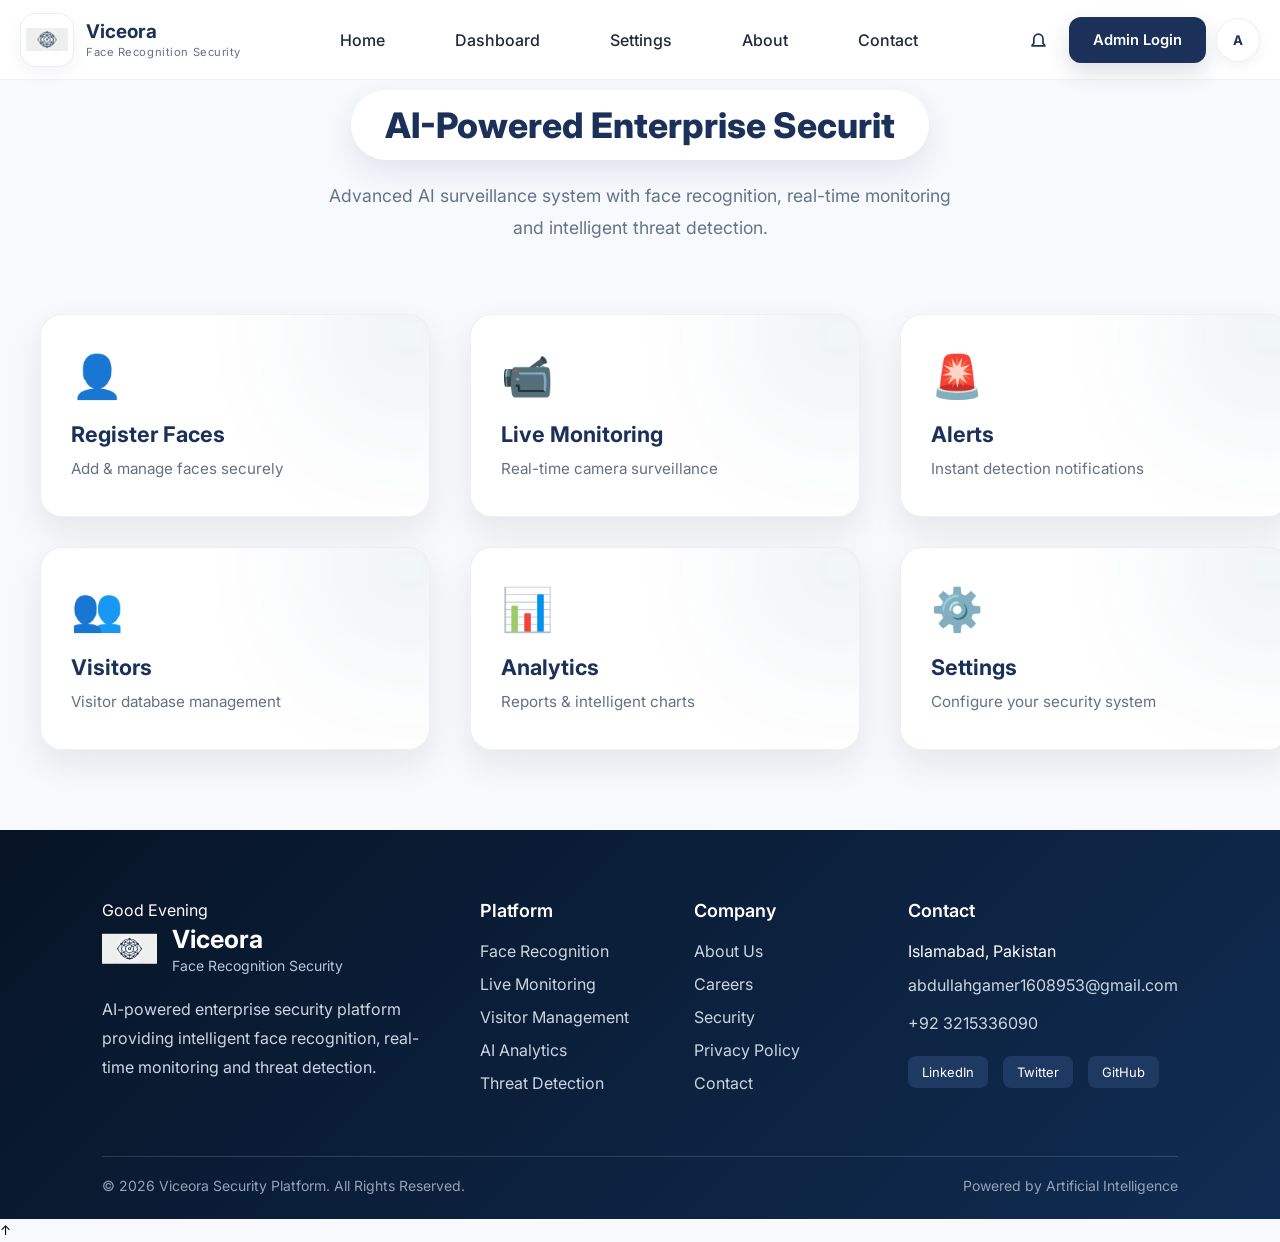
<file: Frontend/index.html>
<!DOCTYPE html>

<html lang="en">

<head>

    <meta charset="UTF-8">
    <meta name="viewport" content="width=device-width, initial-scale=1.0">

    <title>Viceora Security Platform</title>

    <meta name="description"
        content="Enterprise AI Face Recognition & Security Management Platform">


    <link rel="preconnect" href="https://fonts.googleapis.com">

    <link rel="preconnect" href="https://fonts.gstatic.com" crossorigin>


    <link href="https://fonts.googleapis.com/css2?family=Inter:wght@400;500;600;700;800&display=swap"
        rel="stylesheet">


    <link rel="stylesheet" href="style.css">

</head>


<body>

    <div class="page-loader">
    <div class="loader"></div>
</div>




<header class="navbar">


<div class="nav-container">


    <a href="#" class="brand">


        <div class="logo-wrapper">

            <img src="Viceora Logo.png" alt="Viceora Logo">

        </div>


        <div class="brand-text">

            <span class="brand-name">
                Viceora
            </span>


            <span class="brand-subtitle">
                Face Recognition Security
            </span>


        </div>


    </a>



    <nav class="navigation">

    <ul>

<li>
<a href="index.html">
Home
</a>
</li>


<li>
<a href="landing_dashboard.html">
Dashboard
</a>
</li>


<li>
<a href="landing_settings.html">
Settings
</a>
</li>


<li>
<a href="landing_about.html">
About
</a>
</li>


<li>
<a href="landing_contact.html">
Contact
</a>
</li>

    </ul>

</nav>




    <div class="right-actions">



        <!-- <button class="icon-btn">


            <svg viewBox="0 0 24 24" fill="none">


                <circle cx="11" cy="11" r="7"
                stroke="currentColor"
                stroke-width="2"/>


                <path d="M20 20L17 17"
                stroke="currentColor"
                stroke-width="2"
                stroke-linecap="round"/>


            </svg>


        </button> -->




        <button class="icon-btn">


            <svg viewBox="0 0 24 24" fill="none">


                <path
                d="M18 16V11C18 7.6 15.7 5 12.5 5C9.2 5 7 7.6 7 11V16L5 18V19H20V18L18 16Z"
                stroke="currentColor"
                stroke-width="2"/>


            </svg>


        </button>




<button class="admin-btn" id="loginButton">
    Admin Login
</button>




        <button class="avatar">

            A

        </button>




        <button class="menu-toggle">


            <span></span>

            <span></span>

            <span></span>


        </button>




    </div>


</div>


</header>




<!-- HERO SECTION -->

<section id="home">




    <div class="hero-content">



        <h2 class="animated-text">

            AI-Powered Enterprise Security

        </h2>


        <p>

            Advanced AI surveillance system with face recognition,
            real-time monitoring and intelligent threat detection.

        </p>


    </div>




<section id="features">


    <div class="feature-grid">



        <div class="feature-card">


            <div class="icon">
                👤
            </div>


            <h3>
                Register Faces
            </h3>


            <p>
                Add & manage faces securely
            </p>


        </div>





        <div class="feature-card">


            <div class="icon">
                📹
            </div>


            <h3>
                Live Monitoring
            </h3>


            <p>
                Real-time camera surveillance
            </p>


        </div>





        <div class="feature-card">


            <div class="icon">
                🚨
            </div>


            <h3>
                Alerts
            </h3>


            <p>
                Instant detection notifications
            </p>


        </div>





        <div class="feature-card">


            <div class="icon">
                👥
            </div>


            <h3>
                Visitors
            </h3>


            <p>
                Visitor database management
            </p>


        </div>





        <div class="feature-card">


            <div class="icon">
                📊
            </div>


            <h3>
                Analytics
            </h3>


            <p>
                Reports & intelligent charts
            </p>


        </div>





        <div class="feature-card">


            <div class="icon">
                ⚙️
            </div>


            <h3>
                <a href="landing_settings.html">Settings</a>
            </h3>


            <p>
                Configure your security system
            </p>


        </div>



    </div>



</section>






<!-- ================= FOOTER ================= -->


<footer class="footer">


    <div class="footer-container">



        <div class="footer-brand">



            <div class="footer-logo">


                <img src="Viceora Logo.png" alt="Viceora Logo">


                <div>

                    <h2>
                        Viceora
                    </h2>


                    <p>
                        Face Recognition Security
                    </p>

                </div>



            </div>




            <p class="footer-description">


                AI-powered enterprise security platform
                providing intelligent face recognition,
                real-time monitoring and threat detection.


            </p>



        </div>





        <div class="footer-column">


            <h3>
                Platform
            </h3>


            <a href="#">
                Face Recognition
            </a>


            <a href="#">
                Live Monitoring
            </a>


            <a href="#">
                Visitor Management
            </a>


            <a href="#">
                AI Analytics
            </a>


            <a href="#">
                Threat Detection
            </a>



        </div>





        <div class="footer-column">


            <h3>
                Company
            </h3>


            <a href="landing_about.html">
                About Us
            </a>


            <a href="#">
                Careers
            </a>


            <a href="#">
                Security
            </a>


            <a href="#">
                Privacy Policy
            </a>


            <a href="landing_contact.html">
                Contact
            </a>



        </div>





        <div class="footer-column">


            <h3>
                Contact
            </h3>




            <p></p>
                Islamabad, Pakistan
            </p>




            <p>
                abdullahgamer1608953@gmail.com
            </p>




            <p>
                +92 3215336090
            </p>





            <div class="social-links">


                <a href="#">
                    LinkedIn
                </a>


                <a href="#">
                    Twitter
                </a>


                <a href="https://github.com/AbdullahCodesHub-devaloper/Viceora_Security_Platform">
                    GitHub
                </a>



            </div>




        </div>




    </div>





    <div class="footer-bottom">


        <p>
            © 2026 Viceora Security Platform.
            All Rights Reserved.
        </p>


        <p>
            Powered by Artificial Intelligence
        </p>


    </div>




</footer>


<button class="back-to-top" aria-label="Back to top">
    ↑
</button>





    <script src="header.js"></script>
    <script src="footer.js"></script>
    <script src="animations.js"></script>
    <script src="section.js"></script>



</body>


</html>
</file>
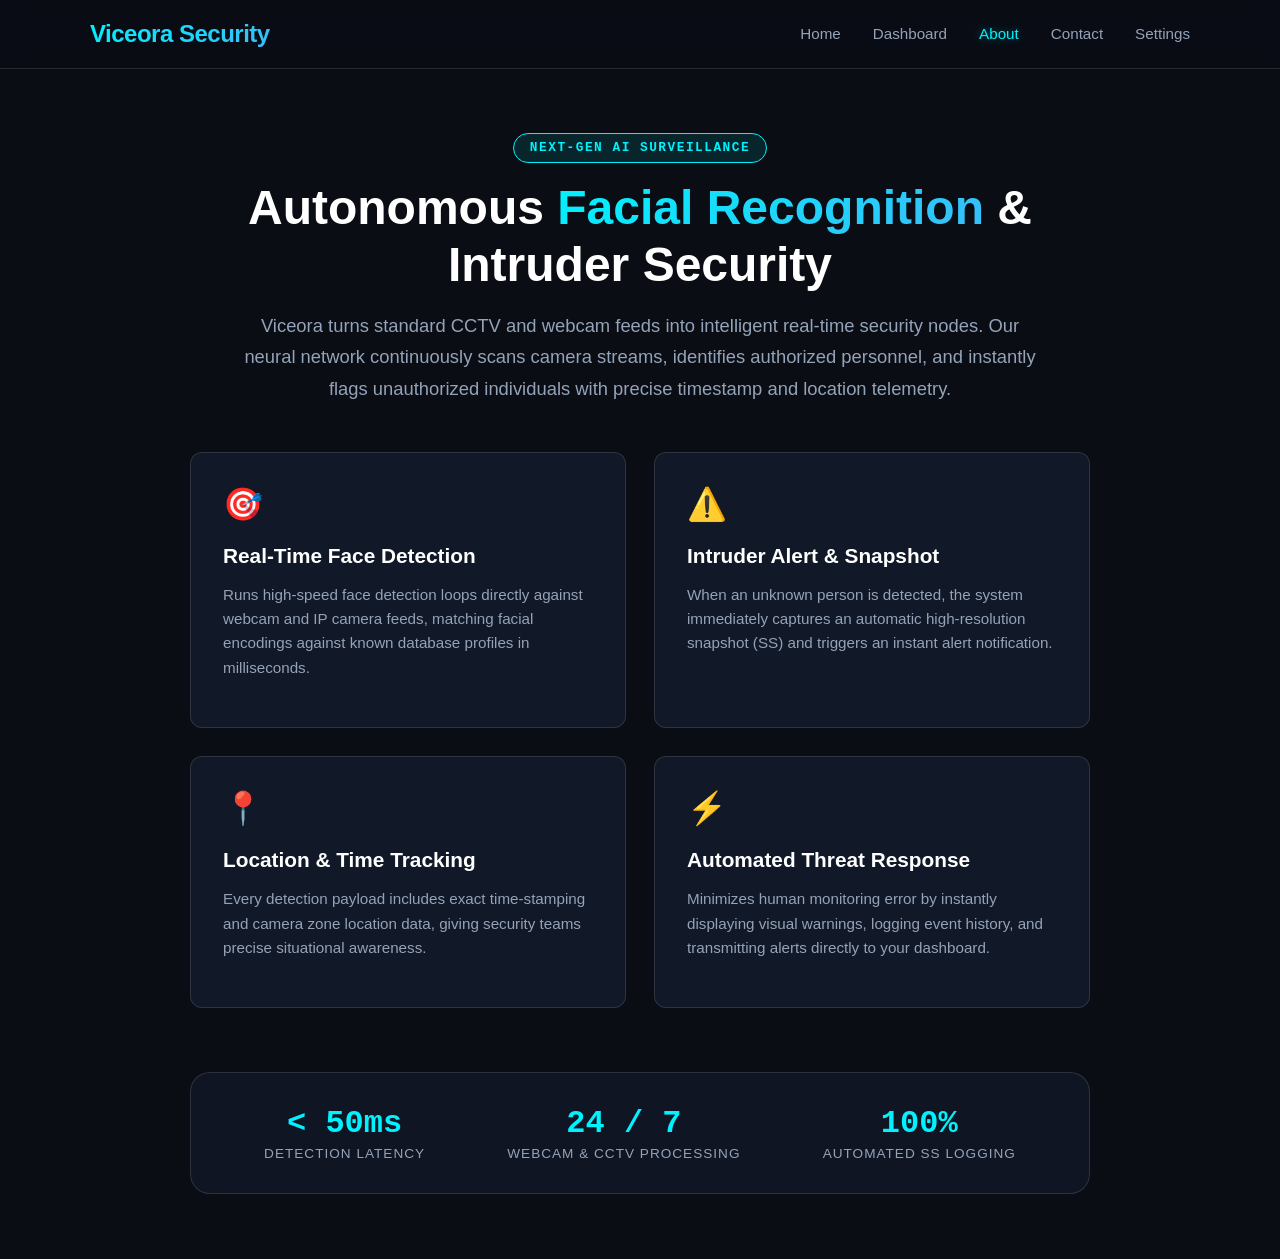
<file: Frontend/landing_about.html>
<!DOCTYPE html>
<html lang="en">
<head>
  <meta charset="UTF-8">
  <meta name="viewport" content="width=device-width, initial-scale=1.0">
  <title>Viceora | AI Security & Vision Intelligence</title>
<style>

:root {
  --bg-dark: #0a0d14;
  --bg-card: #111827;
  --bg-card-hover: #1f293d;
  
  --primary: #00f2fe;
  --primary-glow: rgba(0, 242, 254, 0.2);
  --accent-alert: #ff4757;
  
  --text-primary: #ffffff;
  --text-muted: #94a3b8;
  --text-secondary: #cbd5e1;
  
  --border-color: rgba(255, 255, 255, 0.12);
  --radius-lg: 20px;
  --radius-md: 12px;
}

body {
  background-color: var(--bg-dark);
  color: var(--text-primary);
  font-family: 'Inter', -apple-system, BlinkMacSystemFont, sans-serif;
  margin: 0;
  padding: 0;
}

.container {
  max-width: 1100px;
  margin: 0 auto;
  padding: 0 1.5rem;
}

.about-hero {
  max-width: 900px;
  margin: 0 auto;
  text-align: center;
}

.page-title {
  font-size: 3rem;
  font-weight: 900;
  line-height: 1.2;
  margin: 1rem 0;
}

.gradient-text {
  background: linear-gradient(135deg, #00f2fe, #38bdf8);
  background-clip: text;
  -webkit-background-clip: text;
  -webkit-text-fill-color: transparent;
}

.about-lead {
  color: var(--text-muted);
  font-size: 1.15rem;
  line-height: 1.7;
  max-width: 800px;
  margin: 0 auto 2rem;
}

.badge {
  display: inline-block;
  padding: 0.4rem 1rem;
  background: rgba(0, 242, 254, 0.1);
  border: 1px solid var(--primary);
  border-radius: 50px;
  color: var(--primary);
  font-size: 0.8rem;
  font-weight: 700;
  font-family: monospace;
  letter-spacing: 1.5px;
}

.grid-2 {
  display: grid;
  grid-template-columns: repeat(2, 1fr);
  gap: 1.75rem;
  text-align: left;
}

.card {
  background: var(--bg-card);
  border: 1px solid var(--border-color);
  border-radius: var(--radius-md);
  padding: 2rem;
  transition: all 0.3s ease;
}

.card:hover {
  background: var(--bg-card-hover);
  border-color: var(--primary);
  box-shadow: 0 10px 30px var(--primary-glow);
  transform: translateY(-4px);
}

.card-icon {
  font-size: 2rem;
  margin-bottom: 0.75rem;
}

.card h3 {
  font-size: 1.3rem;
  font-weight: 700;
  margin-bottom: 0.5rem;
  color: var(--text-primary);
}

.card-text {
  color: var(--text-muted);
  font-size: 0.95rem;
  line-height: 1.6;
}

.specs-banner {
  margin-top: 4rem;
  padding: 2rem;
  background: rgba(17, 24, 39, 0.8);
  border: 1px solid var(--border-color);
  border-radius: var(--radius-lg);
  display: flex;
  justify-content: space-around;
  align-items: center;
}

.spec-item {
  display: flex;
  flex-direction: column;
  align-items: center;
}

.spec-number {
  font-size: 2rem;
  font-weight: 900;
  color: var(--primary);
  font-family: monospace;
}

.spec-label {
  font-size: 0.85rem;
  color: var(--text-muted);
  text-transform: uppercase;
  letter-spacing: 1px;
  margin-top: 0.25rem;
}

@media (max-width: 768px) {
  .grid-2 { grid-template-columns: 1fr; }
  .specs-banner { flex-direction: column; gap: 1.5rem; }
  .page-title { font-size: 2.2rem; }
}

/* ==========================================================================
   VICEORA SECURITY NAVBAR STYLES (FIXED LOGO)
   ========================================================================== */

.navbar {
  width: 100%;
  padding: 1.25rem 0;
  border-bottom: 1px solid rgba(255, 255, 255, 0.12);
  background: rgba(10, 13, 20, 0.85);
  backdrop-filter: blur(12px);
  position: sticky;
  top: 0;
  z-index: 100;
}

.nav-container {
  display: flex;
  justify-content: space-between;
  align-items: center;
  max-width: 1100px;
  margin: 0 auto;
  padding: 0 1.5rem;
}

.logo {
  font-size: 1.5rem;
  font-weight: 800;
  letter-spacing: -0.5px;
  color: #00f2fe; /* Fallback color */
  background: linear-gradient(135deg, #00f2fe, #38bdf8);
  background-clip: text;
  -webkit-background-clip: text;
  -webkit-text-fill-color: transparent;
  display: inline-block;
  text-decoration: none;
  cursor: pointer;
}

.nav-links {
  display: flex;
  gap: 2rem;
  align-items: center;
  list-style: none;
  margin: 0;
  padding: 0;
}

.nav-link {
  color: #94a3b8;
  font-size: 0.95rem;
  font-weight: 500;
  text-decoration: none;
  transition: all 0.3s ease;
}

.nav-link:hover, 
.nav-link.active {
  color: #00f2fe;
  text-shadow: 0 0 10px rgba(0, 242, 254, 0.4);
}
</style>
</head>
<body>
  <!-- Navigation -->
  <nav class="navbar">
    <div class="container nav-container">
      <a href="index.html" class="logo">Viceora Security</a>
      <ul class="nav-links">
        <li><a href="index.html" class="nav-link">Home</a></li>
        <li><a href="landing_dashboard.html" class="nav-link">Dashboard</a></li>
        <li><a href="landing_about.html" class="nav-link active">About</a></li>
        <li><a href="landing_contact.html" class="nav-link">Contact</a></li>
        <li><a href="landing_settings.html" class="nav-link">Settings</a></li>
      </ul>
    </div>
  </nav>

  <!-- Main Content -->
  <main class="container" style="padding-top: 4rem; padding-bottom: 4rem;">
    <section class="about-hero">
      <span class="badge">NEXT-GEN AI SURVEILLANCE</span>
      <h1 class="page-title">Autonomous <span class="gradient-text">Facial Recognition</span> & Intruder Security</h1>
      <p class="about-lead">
        Viceora turns standard CCTV and webcam feeds into intelligent real-time security nodes. Our neural network continuously scans camera streams, identifies authorized personnel, and instantly flags unauthorized individuals with precise timestamp and location telemetry.
      </p>

      <!-- System Architecture Grid -->
      <div class="grid-2" style="margin-top: 3rem;">
        <div class="card">
          <div class="card-icon">🎯</div>
          <h3>Real-Time Face Detection</h3>
          <p class="card-text">
            Runs high-speed face detection loops directly against webcam and IP camera feeds, matching facial encodings against known database profiles in milliseconds.
          </p>
        </div>

        <div class="card">
          <div class="card-icon">⚠️</div>
          <h3>Intruder Alert & Snapshot</h3>
          <p class="card-text">
            When an unknown person is detected, the system immediately captures an automatic high-resolution snapshot (SS) and triggers an instant alert notification.
          </p>
        </div>

        <div class="card">
          <div class="card-icon">📍</div>
          <h3>Location & Time Tracking</h3>
          <p class="card-text">
            Every detection payload includes exact time-stamping and camera zone location data, giving security teams precise situational awareness.
          </p>
        </div>

        <div class="card">
          <div class="card-icon">⚡</div>
          <h3>Automated Threat Response</h3>
          <p class="card-text">
            Minimizes human monitoring error by instantly displaying visual warnings, logging event history, and transmitting alerts directly to your dashboard.
          </p>
        </div>
      </div>

      <!-- Core Specs Summary -->
      <div class="specs-banner">
        <div class="spec-item">
          <span class="spec-number">&lt; 50ms</span>
          <span class="spec-label">Detection Latency</span>
        </div>
        <div class="spec-item">
          <span class="spec-number">24 / 7</span>
          <span class="spec-label">Webcam & CCTV Processing</span>
        </div>
        <div class="spec-item">
          <span class="spec-number">100%</span>
          <span class="spec-label">Automated SS Logging</span>
        </div>
      </div>

    </section>
  </main>
  <script>
document.addEventListener("DOMContentLoaded", () => {

  // ==============================
  // 1. Reveal cards on scroll
  // ==============================
  const cards = document.querySelectorAll(
    ".card, .specs-banner"
  );

  cards.forEach(card => {

    card.style.opacity = "0";
    card.style.transform = "translateY(25px)";
    card.style.transition =
      "opacity .6s ease, transform .6s ease";

  });


  const observer = new IntersectionObserver(
    entries => {

      entries.forEach(entry => {

        if (entry.isIntersecting) {

          entry.target.style.opacity = "1";
          entry.target.style.transform = "translateY(0)";

          observer.unobserve(entry.target);
        }

      });

    },
    {
      threshold: 0.15
    }
  );


  cards.forEach(card => observer.observe(card));


  // ==============================
  // 2. Feature card interaction
  // ==============================
  document.querySelectorAll(".card").forEach(card => {

    card.addEventListener("click", () => {

      card.animate(
        [
          { transform: "scale(1)" },
          { transform: "scale(0.98)" },
          { transform: "scale(1)" }
        ],
        {
          duration: 220
        }
      );

    });

  });


  // ==============================
  // 3. Animate specification numbers
  // ==============================
  const specs = document.querySelectorAll(".spec-number");

  specs.forEach(spec => {

    const text = spec.textContent.trim();

    // Don't alter text such as <50ms or 24/7
    // Instead give it a subtle entrance animation.
    spec.animate(
      [
        {
          opacity: 0,
          transform: "translateY(10px)"
        },
        {
          opacity: 1,
          transform: "translateY(0)"
        }
      ],
      {
        duration: 700,
        easing: "ease-out"
      }
    );

  });

});
</script>
</body>
</html>
</file>
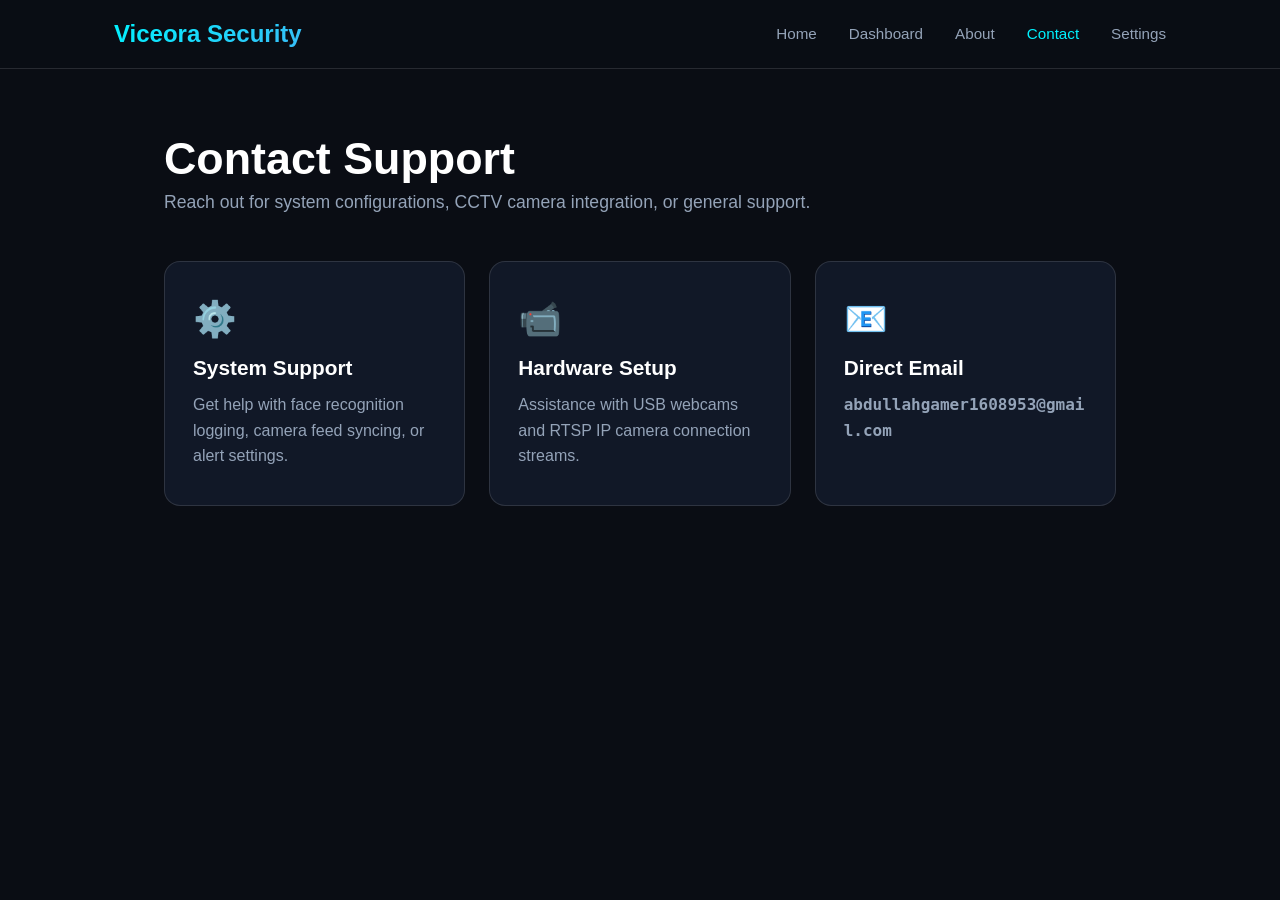
<file: Frontend/landing_contact.html>
<!DOCTYPE html>
<html lang="en">
<head>
  <meta charset="UTF-8">
  <meta name="viewport" content="width=device-width, initial-scale=1.0">
  <title>Viceora | Contact</title>
  
  <style>
    :root {
      --bg-dark: #0a0d14;
      --bg-card: #111827;
      --border-color: rgba(255, 255, 255, 0.12);
      --primary: #00f2fe;
      --text-primary: #ffffff;
      --text-muted: #94a3b8;
    }

    *, *::before, *::after {
      box-sizing: border-box;
      margin: 0;
      padding: 0;
    }

    body {
      background-color: var(--bg-dark);
      color: var(--text-primary);
      font-family: 'Inter', -apple-system, BlinkMacSystemFont, sans-serif;
      min-height: 100vh;
    }

    a { text-decoration: none; color: inherit; }

    /* FIXED NAVBAR */
    .navbar {
      width: 100%;
      padding: 1.25rem 0;
      border-bottom: 1px solid var(--border-color);
      background: rgba(10, 13, 20, 0.85);
      position: sticky;
      top: 0;
      z-index: 100;
    }

    .nav-container {
      display: flex;
      justify-content: space-between;
      align-items: center;
      max-width: 1100px;
      margin: 0 auto;
      padding: 0 1.5rem;
    }

    .logo {
      font-size: 1.5rem;
      font-weight: 800;
      color: #00f2fe;
      background: linear-gradient(135deg, #00f2fe, #38bdf8);
      background-clip: text;
      -webkit-background-clip: text;
      -webkit-text-fill-color: transparent;
      display: inline-block;
    }

    .nav-links {
      display: flex;
      gap: 2rem;
      align-items: center;
      list-style: none;
    }

    .nav-link {
      color: var(--text-muted);
      font-size: 0.95rem;
      font-weight: 500;
      transition: all 0.3s ease;
    }

    .nav-link:hover, 
    .nav-link.active {
      color: var(--primary);
    }

    /* CONTENT LAYOUT */
    .container {
      max-width: 1000px;
      margin: 0 auto;
      padding: 4rem 1.5rem;
    }

    h1 {
      font-size: 2.8rem;
      font-weight: 900;
      margin-bottom: 0.5rem;
    }

    p.subtext {
      color: var(--text-muted);
      font-size: 1.1rem;
      margin-bottom: 3rem;
    }

    /* FULL WIDTH CARDS GRID */
    .info-grid {
      display: grid;
      grid-template-columns: repeat(3, 1fr);
      gap: 1.5rem;
      width: 100%;
    }

    .info-card {
      background: var(--bg-card);
      border: 1px solid var(--border-color);
      border-radius: 16px;
      padding: 2.25rem 1.75rem;
      transition: all 0.3s ease;
      display: flex;
      flex-direction: column;
      justify-content: space-between;
    }

    .info-card:hover {
      border-color: var(--primary);
      transform: translateY(-5px);
      box-shadow: 0 10px 30px rgba(0, 242, 254, 0.15);
    }

    .info-icon {
      font-size: 2.2rem;
      margin-bottom: 1rem;
      display: block;
    }

    .info-card h3 {
      font-size: 1.3rem;
      color: var(--text-primary);
      margin-bottom: 0.75rem;
      font-weight: 700;
    }

    .info-card p {
      color: var(--text-muted);
      font-size: 1rem;
      line-height: 1.6;
    }

    .email-link {
      color: var(--primary);
      font-family: monospace;
      font-size: 1.05rem;
      font-weight: 600;
      word-break: break-all;
    }

    @media (max-width: 850px) {
      .info-grid {
        grid-template-columns: 1fr;
      }
    }
  </style>
</head>
<body>

  <!-- NAVBAR -->
  <nav class="navbar">
    <div class="nav-container">
      <a href="index.html" class="logo">Viceora Security</a>
      <ul class="nav-links">
        <li><a href="index.html" class="nav-link">Home</a></li>
        <li><a href="landing_dashboard.html" class="nav-link">Dashboard</a></li>
        <li><a href="landing_about.html" class="nav-link">About</a></li>
        <li><a href="landing_contact.html" class="nav-link active">Contact</a></li>
        <li><a href="landing_settings.html" class="nav-link">Settings</a></li>
      </ul>
    </div>
  </nav>

  <!-- MAIN PAGE -->
  <main class="container">
    <h1>Contact Support</h1>
    <p class="subtext">Reach out for system configurations, CCTV camera integration, or general support.</p>

    <div class="info-grid">
      <!-- Card 1 -->
      <div class="info-card">
        <div>
          <span class="info-icon">⚙️</span>
          <h3>System Support</h3>
          <p>Get help with face recognition logging, camera feed syncing, or alert settings.</p>
        </div>
      </div>

      <!-- Card 2 -->
      <div class="info-card">
        <div>
          <span class="info-icon">📹</span>
          <h3>Hardware Setup</h3>
          <p>Assistance with USB webcams and RTSP IP camera connection streams.</p>
        </div>
      </div>

      <!-- Card 3 -->
      <div class="info-card">
        <div>
          <span class="info-icon">📧</span>
          <h3>Direct Email</h3>
          <p class="email-link">abdullahgamer1608953@gmail.com</p>
        </div>
      </div>
    </div>
  </main>


  <script>
document.addEventListener("DOMContentLoaded", () => {

  // ==============================
  // 1. Make email clickable
  // ==============================
  const email = document.querySelector(".email-link");

  if (email) {

    email.style.cursor = "pointer";

    email.title = "Click to copy email";

    email.addEventListener("click", async () => {

      const emailAddress = email.textContent.trim();

      try {

        await navigator.clipboard.writeText(emailAddress);

        showContactMessage(
          "✓ Email address copied!"
        );

      } catch (error) {

        showContactMessage(
          "Unable to copy email"
        );

      }

    });

  }


  // ==============================
  // 2. Animate contact cards
  // ==============================
  const cards = document.querySelectorAll(
    ".info-card"
  );

  cards.forEach((card, index) => {

    card.style.opacity = "0";
    card.style.transform = "translateY(20px)";

    setTimeout(() => {

      card.style.transition =
        "opacity .5s ease, transform .5s ease";

      card.style.opacity = "1";
      card.style.transform = "translateY(0)";

    }, index * 150);

  });


  // ==============================
  // 3. Notification
  // ==============================
  function showContactMessage(message) {

    let toast = document.getElementById(
      "contact-toast"
    );

    if (!toast) {

      toast = document.createElement("div");

      toast.id = "contact-toast";

      toast.style.position = "fixed";
      toast.style.bottom = "25px";
      toast.style.right = "25px";
      toast.style.padding = "14px 20px";
      toast.style.background = "#111827";
      toast.style.color = "#fff";
      toast.style.border = "1px solid #00f2fe";
      toast.style.borderRadius = "12px";
      toast.style.zIndex = "9999";
      toast.style.boxShadow =
        "0 10px 30px rgba(0,242,254,.2)";

      document.body.appendChild(toast);

    }

    toast.textContent = message;

    toast.style.opacity = "1";

    clearTimeout(toast.timer);

    toast.timer = setTimeout(() => {
      toast.style.opacity = "0";
    }, 2500);

  }

});
</script>
</body>
</html>
</file>
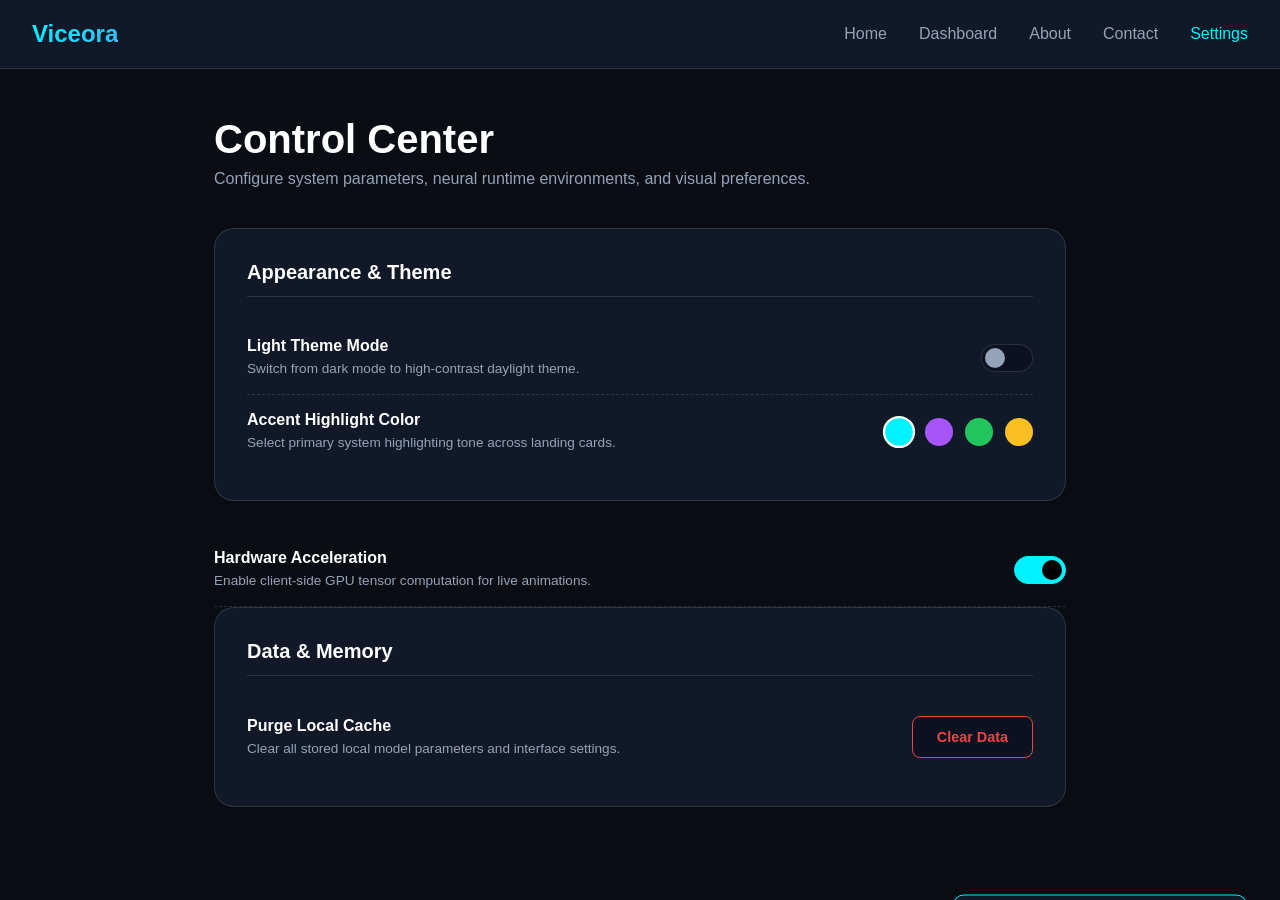
<file: Frontend/landing_settings.html>
<!DOCTYPE html>
<html lang="en">
<head>
  <meta charset="UTF-8">
  <meta name="viewport" content="width=device-width, initial-scale=1.0">
  <title>Viceora | Control Center & Settings</title>
  
  <style>
    /* ==========================================================================
       VICEORA DYNAMIC SETTINGS DESIGN SYSTEM (DARK & LIGHT THEMES)
       ========================================================================== */

    /* Default Dark Mode Custom Properties */
    :root {
      --bg-main: #0a0d14;
      --bg-card: #111827;
      --bg-input: #0b1120;
      --bg-border: rgba(255, 255, 255, 0.12);
      
      --text-main: #ffffff;
      --text-muted: #94a3b8;
      --text-dim: #64748b;
      
      --primary: #00f2fe;
      --primary-glow: rgba(0, 242, 254, 0.25);
      --accent-amber: #fbbf24;
      --accent-green: #22c55e;
      --danger: #ef4444;
      
      --radius-lg: 20px;
      --radius-md: 12px;
      --radius-sm: 8px;
      --transition: all 0.3s cubic-bezier(0.4, 0, 0.2, 1);
    }

    /* Light Mode Overrides */
    body.light-mode {
      --bg-main: #f8fafc;
      --bg-card: #ffffff;
      --bg-input: #f1f5f9;
      --bg-border: rgba(0, 0, 0, 0.12);
      
      --text-main: #0f172a;
      --text-muted: #475569;
      --text-dim: #94a3b8;
      
      --primary: #0284c7;
      --primary-glow: rgba(2, 132, 199, 0.15);
    }

    /* Base Reset */
    *, *::before, *::after {
      box-sizing: border-box;
      margin: 0;
      padding: 0;
    }

    body {
      background-color: var(--bg-main);
      color: var(--text-main);
      font-family: 'Inter', -apple-system, BlinkMacSystemFont, 'Segoe UI', Roboto, sans-serif;
      min-height: 100vh;
      display: flex;
      flex-direction: column;
      transition: var(--transition);
    }

    a { color: inherit; text-decoration: none; }

    /* Navigation Bar */
    .navbar {
      width: 100%;
      padding: 1.25rem 2rem;
      border-bottom: 1px solid var(--bg-border);
      background: var(--bg-card);
      position: sticky;
      top: 0;
      z-index: 100;
      display: flex;
      justify-content: space-between;
      align-items: center;
    }

 .logo {
      font-size: 1.5rem;
      font-weight: 800;
      color: #00f2fe;
      background: linear-gradient(135deg, #00f2fe, #38bdf8);
      background-clip: text;
      -webkit-background-clip: text;
      -webkit-text-fill-color: transparent;
      display: inline-block;
    }

    .nav-links {
      display: flex;
      gap: 2rem;
      align-items: center;
      list-style: none;
    }

    .nav-link {
      color: var(--text-muted);
      font-weight: 500;
      transition: var(--transition);
    }

    .nav-link:hover, .nav-link.active {
      color: var(--primary);
    }

    .settings-container {
      max-width: 900px;
      margin: 3rem auto;
      padding: 0 1.5rem;
      width: 100%;
    }

    .page-title {
      font-size: 2.5rem;
      font-weight: 900;
      margin-bottom: 0.5rem;
    }

    .page-subtitle {
      color: var(--text-muted);
      font-size: 1rem;
      margin-bottom: 2.5rem;
    }

    
    .settings-card {
      background: var(--bg-card);
      border: 1px solid var(--bg-border);
      border-radius: var(--radius-lg);
      padding: 2rem;
      margin-bottom: 2rem;
      box-shadow: 0 10px 30px rgba(0,0,0,0.1);
      transition: var(--transition);
    }

    .card-title {
      font-size: 1.25rem;
      font-weight: 700;
      margin-bottom: 1.5rem;
      padding-bottom: 0.75rem;
      border-bottom: 1px solid var(--bg-border);
      display: flex;
      justify-content: space-between;
      align-items: center;
    }

    
    .setting-row {
      display: flex;
      justify-content: space-between;
      align-items: center;
      padding: 1rem 0;
    }

    .setting-row:not(:last-child) {
      border-bottom: 1px dashed var(--bg-border);
    }

    .setting-info {
      max-width: 70%;
    }

    .setting-label {
      font-weight: 600;
      font-size: 1rem;
      margin-bottom: 0.25rem;
      display: block;
    }

    .setting-desc {
      color: var(--text-muted);
      font-size: 0.85rem;
      line-height: 1.4;
    }

    
    .switch {
      position: relative;
      display: inline-block;
      width: 52px;
      height: 28px;
    }

    .switch input {
      opacity: 0;
      width: 0;
      height: 0;
    }

    .slider {
      position: absolute;
      cursor: pointer;
      top: 0; left: 0; right: 0; bottom: 0;
      background-color: var(--bg-input);
      border: 1px solid var(--bg-border);
      transition: .4s;
      border-radius: 34px;
    }

    .slider:before {
      position: absolute;
      content: "";
      height: 20px;
      width: 20px;
      left: 3px;
      bottom: 3px;
      background-color: var(--text-muted);
      transition: .4s;
      border-radius: 50%;
    }

    input:checked + .slider {
      background-color: var(--primary);
      border-color: var(--primary);
    }

    input:checked + .slider:before {
      transform: translateX(24px);
      background-color: #000;
    }

    
    .color-picker {
      display: flex;
      gap: 0.75rem;
    }

    .color-dot {
      width: 28px;
      height: 28px;
      border-radius: 50%;
      cursor: pointer;
      border: 2px solid transparent;
      transition: var(--transition);
    }

    .color-dot.active {
      border-color: var(--text-main);
      transform: scale(1.15);
    }

    
    .form-control {
      width: 100%;
      padding: 0.85rem 1rem;
      background: var(--bg-input);
      border: 1px solid var(--bg-border);
      border-radius: var(--radius-sm);
      color: var(--text-main);
      font-family: monospace;
      font-size: 0.95rem;
      outline: none;
      transition: var(--transition);
    }

    .form-control:focus {
      border-color: var(--primary);
      box-shadow: 0 0 0 3px var(--primary-glow);
    }

    
    .btn {
      display: inline-flex;
      align-items: center;
      justify-content: center;
      gap: 0.5rem;
      padding: 0.75rem 1.5rem;
      font-size: 0.9rem;
      font-weight: 700;
      border-radius: var(--radius-sm);
      cursor: pointer;
      transition: var(--transition);
      border: none;
    }

    .btn-primary {
      background: var(--primary);
      color: #000;
    }

    .btn-primary:hover {
      opacity: 0.9;
      transform: translateY(-2px);
    }

    .btn-secondary {
      background: var(--bg-input);
      color: var(--text-main);
      border: 1px solid var(--bg-border);
    }

    .btn-secondary:hover {
      border-color: var(--primary);
      color: var(--primary);
    }

    /* Dynamic Toast Notification */
    .toast {
      position: fixed;
      bottom: 2rem;
      right: 2rem;
      background: var(--bg-card);
      border: 1px solid var(--primary);
      color: var(--text-main);
      padding: 1rem 1.5rem;
      border-radius: var(--radius-md);
      box-shadow: 0 10px 30px rgba(0,0,0,0.5);
      display: flex;
      align-items: center;
      gap: 0.75rem;
      transform: translateY(150%);
      transition: transform 0.4s cubic-bezier(0.175, 0.885, 0.32, 1.275);
      z-index: 1000;
    }

    .toast.show {
      transform: translateY(0);
    }
  </style>
</head>
<body>

  <!-- Navigation -->
  <nav class="navbar">
    <a href="index.html" class="logo">Viceora</a>
    <ul class="nav-links">
      <li><a href="index.html" class="nav-link">Home</a></li>
      <li><a href="landing_dashboard.html" class="nav-link">Dashboard</a></li>
      <li><a href="landing_about.html" class="nav-link">About</a></li>
      <li><a href="landing_contact.html" class="nav-link">Contact</a></li>
      <li><a href="landing_settings.html" class="nav-link active">Settings</a></li>
    </ul>
  </nav>

  <!-- Settings Main Container -->
  <main class="settings-container">
    <h1 class="page-title">Control Center</h1>
    <p class="page-subtitle">Configure system parameters, neural runtime environments, and visual preferences.</p>

    <!-- SECTION 1: Interface & Theme -->
    <div class="settings-card">
      <div class="card-title">
        <span>Appearance & Theme</span>
      </div>

      <!-- Dark/Light Mode Toggle -->
      <div class="setting-row">
        <div class="setting-info">
          <span class="setting-label">Light Theme Mode</span>
          <span class="setting-desc">Switch from dark mode to high-contrast daylight theme.</span>
        </div>
        <label class="switch">
          <input type="checkbox" id="themeToggle" onchange="toggleTheme()">
          <span class="slider"></span>
        </label>
      </div>

      <!-- Custom Accent Selection -->
      <div class="setting-row">
        <div class="setting-info">
          <span class="setting-label">Accent Highlight Color</span>
          <span class="setting-desc">Select primary system highlighting tone across landing cards.</span>
        </div>
        <div class="color-picker">
          <div class="color-dot active" style="background: #00f2fe;" onclick="setAccent('#00f2fe', this)"></div>
          <div class="color-dot" style="background: #a855f7;" onclick="setAccent('#a855f7', this)"></div>
          <div class="color-dot" style="background: #22c55e;" onclick="setAccent('#22c55e', this)"></div>
          <div class="color-dot" style="background: #fbbf24;" onclick="setAccent('#fbbf24', this)"></div>
        </div>
      </div>
    </div>

    <!-- SECTION 2: AI & System Configurations -->
    <!-- <div class="settings-card">
      <div class="card-title">
        <span>AI Engine & API Keys</span>
      </div>

      <!-- Secret Key Generator -->

      <!-- Hardware Acceleration Switch -->
      <div class="setting-row">
        <div class="setting-info">
          <span class="setting-label">Hardware Acceleration</span>
          <span class="setting-desc">Enable client-side GPU tensor computation for live animations.</span>
        </div>
        <label class="switch">
          <input type="checkbox" checked onchange="showToast('Hardware Acceleration state updated.')">
          <span class="slider"></span>
        </label>
      </div>
    </div>

    <!-- SECTION 3: System Actions -->
    <div class="settings-card">
      <div class="card-title">
        <span>Data & Memory</span>
      </div>

      <div class="setting-row">
        <div class="setting-info">
          <span class="setting-label">Purge Local Cache</span>
          <span class="setting-desc">Clear all stored local model parameters and interface settings.</span>
        </div>
        <button class="btn btn-secondary" style="color: var(--danger); border-color: var(--danger);" onclick="clearCache()">Clear Data</button>
      </div>
    </div>
  </main>

  <!-- Toast Notification Window -->
  <div id="toast" class="toast">
    <span id="toastIcon">⚡</span>
    <span id="toastMessage">Settings updated successfully.</span>
  </div>

  <!-- WORKING JAVASCRIPT CONTROLLERS -->
  <script>
    // 1. Dark / Light Mode Toggle Logic
    function toggleTheme() {
      const isLight = document.getElementById('themeToggle').checked;
      if (isLight) {
        document.body.classList.add('light-mode');
        showToast("Switched to Light Theme Mode.");
      } else {
        document.body.classList.remove('light-mode');
        showToast("Switched to Dark Theme Mode.");
      }
    }

    // 2. Dynamic Accent Color Switcher
    function setAccent(colorHex, element) {
      document.documentElement.style.setProperty('--primary', colorHex);
      
      // Update active color circle highlight
      document.querySelectorAll('.color-dot').forEach(dot => dot.classList.remove('active'));
      element.classList.add('active');
      
      showToast(`Accent color updated to ${colorHex}`);
    }

    // 3. API Key Generator
    function generateNewKey() {
      const randomHash = Math.random().toString(36).substring(2, 10) + Math.random().toString(36).substring(2, 10);
      const newKey = `vic_live_${randomHash}`;
      document.getElementById('apiKeyInput').value = newKey;
      showToast("Generated new secret API token.");
    }

    
    function copyKey() {
      const keyInput = document.getElementById('apiKeyInput');
      navigator.clipboard.writeText(keyInput.value);
      showToast("API Key copied to clipboard!");
    }

    
    function clearCache() {
      showToast("Local memory cache successfully purged.");
    }

    
    function showToast(message) {
      const toast = document.getElementById('toast');
      const toastMessage = document.getElementById('toastMessage');
      
      toastMessage.textContent = message;
      toast.classList.add('show');

      setTimeout(() => {
        toast.classList.remove('show');
      }, 3000);
    }


document.addEventListener("DOMContentLoaded", () => {

  // ==============================
  // 1. Remember theme
  // ==============================
  const themeToggle =
    document.getElementById("themeToggle");

  const savedTheme =
    localStorage.getItem("viceora-theme");

  if (savedTheme === "light") {

    document.body.classList.add("light-mode");

    if (themeToggle) {
      themeToggle.checked = true;
    }

  }


  if (themeToggle) {

    themeToggle.addEventListener("change", () => {

      localStorage.setItem(
        "viceora-theme",
        themeToggle.checked ? "light" : "dark"
      );

    });

  }


  // ==============================
  // 2. Remember accent color
  // ==============================
  const savedAccent =
    localStorage.getItem("viceora-accent");

  if (savedAccent) {

    document.documentElement.style.setProperty(
      "--primary",
      savedAccent
    );

    document.documentElement.style.setProperty(
      "--primary-glow",
      savedAccent + "40"
    );

    document.querySelectorAll(".color-dot")
      .forEach(dot => {

        const color =
          dot.style.backgroundColor;

        dot.classList.toggle(
          "active",
          color === savedAccent ||
          color === savedAccent.toLowerCase()
        );

      });

  }


  // ==============================
  // 3. Save accent whenever changed
  // ==============================
  document.querySelectorAll(".color-dot")
    .forEach(dot => {

      dot.addEventListener("click", () => {

        const color = dot.style.background;

        if (color) {

          localStorage.setItem(
            "viceora-accent",
            color
          );

        }

      });

    });


  // ==============================
  // 4. Animate settings cards
  // ==============================
  document.querySelectorAll(".settings-card")
    .forEach((card, index) => {

      card.style.opacity = "0";
      card.style.transform = "translateY(20px)";

      setTimeout(() => {

        card.style.transition =
          "opacity .5s ease, transform .5s ease";

        card.style.opacity = "1";
        card.style.transform = "translateY(0)";

      }, index * 120);

    });


  // ==============================
  // 5. Keyboard shortcut
  // Ctrl + Shift + L
  // ==============================
  document.addEventListener("keydown", event => {

    if (
      event.ctrlKey &&
      event.shiftKey &&
      event.key.toLowerCase() === "l"
    ) {

      if (themeToggle) {

        themeToggle.checked =
          !themeToggle.checked;

        themeToggle.dispatchEvent(
          new Event("change")
        );

      }

    }

  });

});

  </script>
</body>
</html>
</file>
<file: Frontend/style.css>
:root{
    --primary:#1B3159;
    --primary-light:#29467A;
    --primary-dark:#132441;

    --white:#ffffff;
    --background:#f7f9fc;
    --surface:#ffffff;

    --text:#1e293b;
    --text-light:#667085;

    --border:#e5e7eb;

    --shadow-sm:0 4px 12px rgba(15,23,42,.05);
    --shadow-md:0 12px 30px rgba(15,23,42,.08);

    --radius:14px;
    --transition:.25s ease-in-out;

    --navbar-height:80px;
    --container:1380px;
}

/* ================= RESET ================= */

*{
    margin:0;
    padding:0;
    box-sizing:border-box;
}

*::before,
*::after{
    box-sizing:border-box;
}

html{
    scroll-behavior:smooth;
}

body{
    font-family:"Inter",sans-serif;
    background:var(--background);
    color:var(--text);
    overflow-x:hidden;
    -webkit-font-smoothing:antialiased;
}

a{
    text-decoration:none;
    color:inherit;
}

button{
    border:none;
    background:none;
    cursor:pointer;
    font-family:inherit;
}

img{
    display:block;
    max-width:100%;
}

ul{
    list-style:none;
}



.navbar{
    position:sticky;
    top:0;
    left:0;
    width:100%;
    height:var(--navbar-height);
    background:rgba(255,255,255,.92);
    backdrop-filter:blur(18px);
    -webkit-backdrop-filter:blur(18px);
    border-bottom:1px solid rgba(0,0,0,.05);
    z-index:1000;
    transition:var(--transition);
}


.nav-container{
    width:100%;
    max-width:1500px;
    margin:auto;
    padding:0 20px;
    height:100%;
    display:flex;
    align-items:center;
    justify-content:space-between;
}

.brand{
    display:flex;
    align-items:center;
    gap:12px;
    transition:var(--transition);
}

.brand:hover{
    transform:scale(1.03);
}

.logo-wrapper{
    width:54px;
    height:54px;
    display:flex;
    align-items:center;
    justify-content:center;
    border-radius:16px;
    background:#fff;
    border:1px solid rgba(27,49,89,.08);
    box-shadow:0 6px 18px rgba(27,49,89,.05);
}

.logo-wrapper img{
    width:42px;
    height:42px;
    object-fit:contain;
}

.brand-text{
    display:flex;
    flex-direction:column;
}

.brand-name{
    font-size:1.18rem;
    font-weight:700;
    color:var(--primary);
}

.brand-subtitle{
    margin-top:2px;
    font-size:.70rem;
    color:var(--text-light);
    letter-spacing:.05em;
}

.navigation{
    flex:1;
    display:flex;
    justify-content:center;
}

.navigation ul{
    display:flex;
    gap:30px;
    align-items:center;
}

.navigation a{
    position:relative;
    font-size:1rem;
    font-weight:500;
    color:var(--text);
    padding:8px 20px;
    transition:var(--transition);
}

.navigation a:hover,
.navigation a.active{
    color:var(--primary);
}

.navigation a::after{
    content:"";
    position:absolute;
    left:50%;
    bottom:-6px;
    width:0;
    height:2px;
    background:var(--primary);
    border-radius:10px;
    transform:translateX(-50%);
    transition:.3s;
}

.navigation a:hover::after,
.navigation a.active::after{
    width:100%;
}

.right-actions{
    display:flex;
    align-items:center;
    gap:10px;
}

.icon-btn{
    width:42px;
    height:42px;
    display:flex;
    align-items:center;
    justify-content:center;
    border-radius:12px;
    color:var(--primary);
    transition:.3s;
}

.icon-btn svg{
    width:20px;
    height:20px;
}

.icon-btn:hover{
    background:#edf3ff;
    transform:translateY(-2px);
}

.menu-toggle{
    display:none;
}

.admin-btn{
    height:46px;
    padding:0 24px;
    border-radius:12px;
    background:var(--primary);
    color:white;
    font-size:.92rem;
    font-weight:600;
    transition:.3s;
    box-shadow:0 10px 22px rgba(27,49,89,.15);
}

.admin-btn:hover{
    background:var(--primary-light);
    transform:translateY(-3px);
}

.avatar{
    width:44px;
    height:44px;
    border-radius:50%;
    background:white;
    border:1px solid rgba(27,49,89,.08);
    display:flex;
    align-items:center;
    justify-content:center;
    font-weight:700;
    color:var(--primary);
    box-shadow:var(--shadow-sm);
    transition:.3s;
}

.avatar:hover{
    transform:translateY(-3px);
}

/* ================= HERO ================= */
.hero{

    min-height:100vh;

    display:flex;

    flex-direction:column;

    justify-content:center;

    align-items:center;

    padding:120px 20px 80px;

    background:linear-gradient(
        180deg,
        #f8fbff 0%,
        #eef5fc 100%
    );

    overflow:hidden;

    position:relative;
    .hero{
    padding: 120px 0 80px;
}

}




.hero::before{
    content:"";
    position:absolute;
    width:650px;
    height:650px;
    top:-220px;
    right:-180px;
    border-radius:50%;
    background:rgba(27,49,89,.08);
    filter:blur(80px);
}

.hero::after{
    content:"";
    position:absolute;
    width:500px;
    height:500px;
    left:-160px;
    bottom:-180px;
    border-radius:50%;
    background:rgba(41,70,122,.08);
    filter:blur(90px);
}


.hero-content{

    width:100%;

    max-width:800px;

    text-align:center;

    margin:0 auto 70px;

}


.hero-content h1{
    font-size:3.4rem;
    line-height:1.2;
    font-weight:800;
    color:var(--primary);
    margin-bottom:20px;
}

.hero-content h1 span{
    color:var(--primary-light);
}

.animated-text{
    display:inline-block;
    margin-top:10px;
    padding:14px 34px;
    border-radius:50px;
    background:white;
    color:var(--primary);
    font-size:2rem;
    font-weight:700;
    box-shadow:0 12px 30px rgba(27,49,89,.10);
    transition:.35s;
}

.animated-text:hover{
    background:var(--primary);
    color:white;
    transform:translateY(-4px);
    box-shadow:0 20px 40px rgba(27,49,89,.20);
}


.feature-grid{
    display: grid;
    grid-template-columns: repeat(3, 1fr);
    gap: 30px;
    width: 100%;
    max-width: 1200px;
    margin: 0 auto;

}
.feature-card{
    position:relative;
    padding:35px 30px;
    min-height:190px;
    border-radius:22px;
    width:390px;
    margin-right:10px;

    background:rgba(255,255,255,.92);
    border:1px solid rgba(27,49,89,.08);

    backdrop-filter:blur(15px);
    -webkit-backdrop-filter:blur(15px);

    box-shadow:0 15px 35px rgba(15,23,42,.08);

    overflow:hidden;
    transition:all .35s ease;
}

.feature-card::before{
    content:"";
    position:absolute;
    width:120px;
    height:120px;
    top:-40px;
    right:-40px;

    background:#095a70;
    opacity:.18;
    filter:blur(80px);
}

.feature-card:hover{
    transform:translateY(-12px);
    border: 1px solid #0d6dbd;
    box-shadow:0 22px 55px rgba(0,198,255,.25);
}

.icon{
    font-size:42px;
    margin-bottom:20px;
}

.feature-card h3{
    font-size:1.35rem;
    margin-bottom:10px;
    color:var(--primary);
}

.feature-card p{
    color:var(--text-light);
    font-size:.95rem;
    line-height:1.6;
}

/* ==========================
   HERO BACKGROUND EFFECTS
========================== */




/* ==========================
   UNUSED CLASSES
   (Keep only if you later use them)
========================== */

/* .hero-container{
    width:100%;
    max-width:var(--container);
    margin:auto;
    padding:0 40px;

    display:grid;
    grid-template-columns:1fr 1fr;
    align-items:center;
    gap:60px;
} */

/* .hero-content{
    max-width:900px;
    margin:auto;
    text-align:center;
} */

.hero-content p{

    font-size:1.1rem;

    color:#64748b;

    line-height:1.8;

    max-width:650px;

    margin:0 auto;

}


.hero-content h2{

    font-size:2.2rem;

    font-weight:800;

    color:#1B3159;

    margin-bottom:20px;

    line-height:1.2;

}


.hero-tag{
    display:inline-flex;
    align-items:center;
    gap:8px;

    padding:8px 16px;

    border-radius:50px;

    background:#edf3ff;

    color:var(--primary);

    font-size:.85rem;

    font-weight:600;

    margin-bottom:22px;
}

.hero-title{
    font-size:clamp(2.8rem,5vw,4.2rem);
    line-height:1.08;
    letter-spacing:-.045em;
    font-weight:800;
    color:var(--primary);
    margin-bottom:22px;
}

.hero-title span{
    color:var(--primary-light);
}

.hero-description{
    max-width:540px;
    margin:0 auto 35px;
    font-size:1.08rem;
    line-height:1.7;
    color:var(--text-light);
}


@media (max-width:900px){

    .feature-grid{
        grid-template-columns:repeat(2,1fr);
    }

    .hero-content h1{
        font-size:2.5rem;
    }

    .hero-container{
        grid-template-columns:1fr;
        text-align:center;
    }
}

@media (max-width:600px){

    .feature-grid{
        grid-template-columns:1fr;
    }

    .hero{
        padding:50px 5%;
    }

    .hero-content h1{
        font-size:2rem;
    }

    .hero-container{
        padding:0 20px;
    }
}






.hero-actions{
    display:flex;
    align-items:center;
    gap:18px;
    flex-wrap:wrap;
}

.primary-btn{
    height:52px;
    padding:0 30px;
    border-radius:14px;
    background:var(--primary);
    color:var(--white);
    font-size:1rem;
    font-weight:600;
    display:flex;
    align-items:center;
    justify-content:center;
    transition:var(--transition);
    box-shadow:0 14px 28px rgba(27,49,89,.18);
}

.primary-btn:hover{
    background:var(--primary-light);
    transform:translateY(-3px);
}

.secondary-btn{
    height:52px;
    padding:0 30px;
    border-radius:14px;
    border:1px solid var(--border);
    background:var(--white);
    color:var(--primary);
    font-size:1rem;
    font-weight:600;
    display:flex;
    align-items:center;
    justify-content:center;
    transition:var(--transition);
}

.secondary-btn:hover{
    border-color:var(--primary);
    background:#f5f8ff;
    transform:translateY(-3px);
}

/* ===========================
   HERO VISUAL
=========================== */

.hero-visual{
    position:relative;
    display:flex;
    justify-content:center;
    align-items:center;
}

/* ===========================
   DASHBOARD CARD
=========================== */

.dashboard-card{
    width:100%;
    max-width:560px;
    padding:24px;
    border-radius:24px;
    background:rgba(255,255,255,.75);
    backdrop-filter:blur(18px);
    -webkit-backdrop-filter:blur(18px);
    border:1px solid rgba(27,49,89,.08);
    box-shadow:0 30px 60px rgba(15,23,42,.12);
}

/* ===========================
   DASHBOARD HEADER
=========================== */

.dashboard-header{
    display:flex;
    align-items:center;
    justify-content:space-between;
    margin-bottom:25px;
}

.dashboard-title{
    font-size:1.1rem;
    font-weight:700;
    color:var(--primary);
}

.status{
    display:flex;
    align-items:center;
    gap:8px;
    font-size:.85rem;
    font-weight:600;
    color:#16a34a;
}

.status-dot{
    width:9px;
    height:9px;
    border-radius:50%;
    background:#16a34a;
}

/* ===========================
   CAMERA PREVIEW
=========================== */

.camera-box{
    height:280px;
    border-radius:18px;
    background:#111827;
    overflow:hidden;
    position:relative;
    display:flex;
    align-items:center;
    justify-content:center;
}

.camera-box::before{
    content:"";
    position:absolute;
    inset:20px;
    border:2px solid rgba(255,255,255,.35);
    border-radius:12px;
}

.camera-text{
    color:#ffffff;
    font-size:1rem;
    opacity:.8;
}

/* ===========================
   RESPONSIVE HERO
=========================== */

@media (max-width:1100px){

    .hero-container{
        grid-template-columns:1fr;
        text-align:center;
    }

    .hero-content{
        margin:auto;
    }

    .hero-description{
        margin-left:auto;
        margin-right:auto;
    }

    .hero-actions{
        justify-content:center;
    }

    .hero-visual{
        margin-top:40px;
    }
}

/* ===========================
   MOBILE HERO
=========================== */

@media (max-width:600px){

    .hero{
        padding:50px 5%;
    }

    .hero-container{
        padding:0 20px;
    }

    .hero-actions{
        flex-direction:column;
        width:100%;
    }

    .primary-btn,
    .secondary-btn{
        width:100%;
    }
}

/* ===========================
   FOOTER
=========================== */

.footer{
    background:linear-gradient(135deg,#071426,#102c52);
    color:var(--white);
    padding:70px 8% 25px;
    margin-top:80px;
}

.footer-container{
    display:grid;
    grid-template-columns:2fr 1fr 1fr 1fr;
    gap:50px;
}

.footer-logo{
    display:flex;
    align-items:center;
    gap:15px;
    margin-bottom:20px;
}

.footer-logo img{
    width:55px;
    height:55px;
    border-radius:14px;
    object-fit:contain;
}

.footer-logo h2{
    margin:0;
    font-size:25px;
    font-weight:700;
}

.footer-logo p{
    margin:3px 0 0;
    color:#b7c6df;
    font-size:14px;
}

.footer-description{
    max-width:350px;
    margin-top:20px;
    line-height:1.8;
    color:#cbd5e1;
}

.footer-column h3{
    margin-bottom:20px;
    font-size:18px;
    font-weight:600;
}

.footer-column a{
    display:block;
    margin-bottom:13px;
    color:#cbd5e1;
    transition:all .3s ease;
}

.footer-column a:hover{
    color:#38bdf8;
    transform:translateX(5px);
}

.footer-column p{
    margin-bottom:12px;
    color:#cbd5e1;
    line-height:1.6;
}

.social-links{
    display:flex;
    gap:15px;
    margin-top:20px;
    flex-wrap:wrap;
}

.social-links a{
    padding:8px 14px;
    border-radius:8px;
    background:#1e3a63;
    color:var(--white);
    font-size:13px;
    transition:all .3s ease;
}

.social-links a:hover{
    background:#38bdf8;
    color:#071426;
}

.footer-bottom{
    display:flex;
    justify-content:space-between;
    align-items:center;
    margin-top:50px;
    padding-top:20px;
    border-top:1px solid rgba(255,255,255,.15);
    color:#94a3b8;
    font-size:14px;
}



@media (max-width:900px){

    .footer-container{
        grid-template-columns:1fr;
        text-align:center;
    }

    .footer-logo{
        justify-content:center;
    }

    .footer-description{
        margin-left:auto;
        margin-right:auto;
    }

    .social-links{
        justify-content:center;
    }

    .footer-bottom{
        flex-direction:column;
        align-items:center;
        gap:10px;
        text-align:center;
    }
}





.navbar-scrolled{
    backdrop-filter: blur(8px);
    box-shadow: 0 10px 35px rgba(0,0,0,.12);
}

.navigation.navigation-open{
    display:flex;
}

.menu-toggle.active span:nth-child(1){
    transform:rotate(45deg) translateY(8px);
}

.menu-toggle.active span:nth-child(2){
    opacity:0;
}

.menu-toggle.active span:nth-child(3){
    transform:rotate(-45deg) translateY(-8px);
}


.navigation a.active{
    color: var(--primary);
    font-weight: 600;
}

.navigation a{
    transition: color .25s ease;
}

/* ===========================================
   Page Loader
=========================================== */

.page-loader{

    position:fixed;
    inset:0;
    display:flex;
    align-items:center;
    justify-content:center;
    background:#fff;
    z-index:9999;
    transition:opacity .45s ease,visibility .45s ease;

} 

 .loader-hidden{

    opacity:0;
    visibility:hidden;

} 

.loader{

    width:52px;
    height:52px;
    border-radius:50%;
    border:4px solid rgba(0,0,0,.08);
    border-top-color:var(--primary);
    animation:spin .8s linear infinite;

} 

@keyframes spin{

    to{

        transform:rotate(360deg);

    }

}  


/* ===========================================
   Scroll Reveal
=========================================== */

.reveal{

    opacity:0;
    transform:translateY(40px);
    transition:
        opacity .7s ease,
        transform .7s ease;

}

.reveal-visible{

    opacity:1;
    transform:translateY(0);

}
</file>
